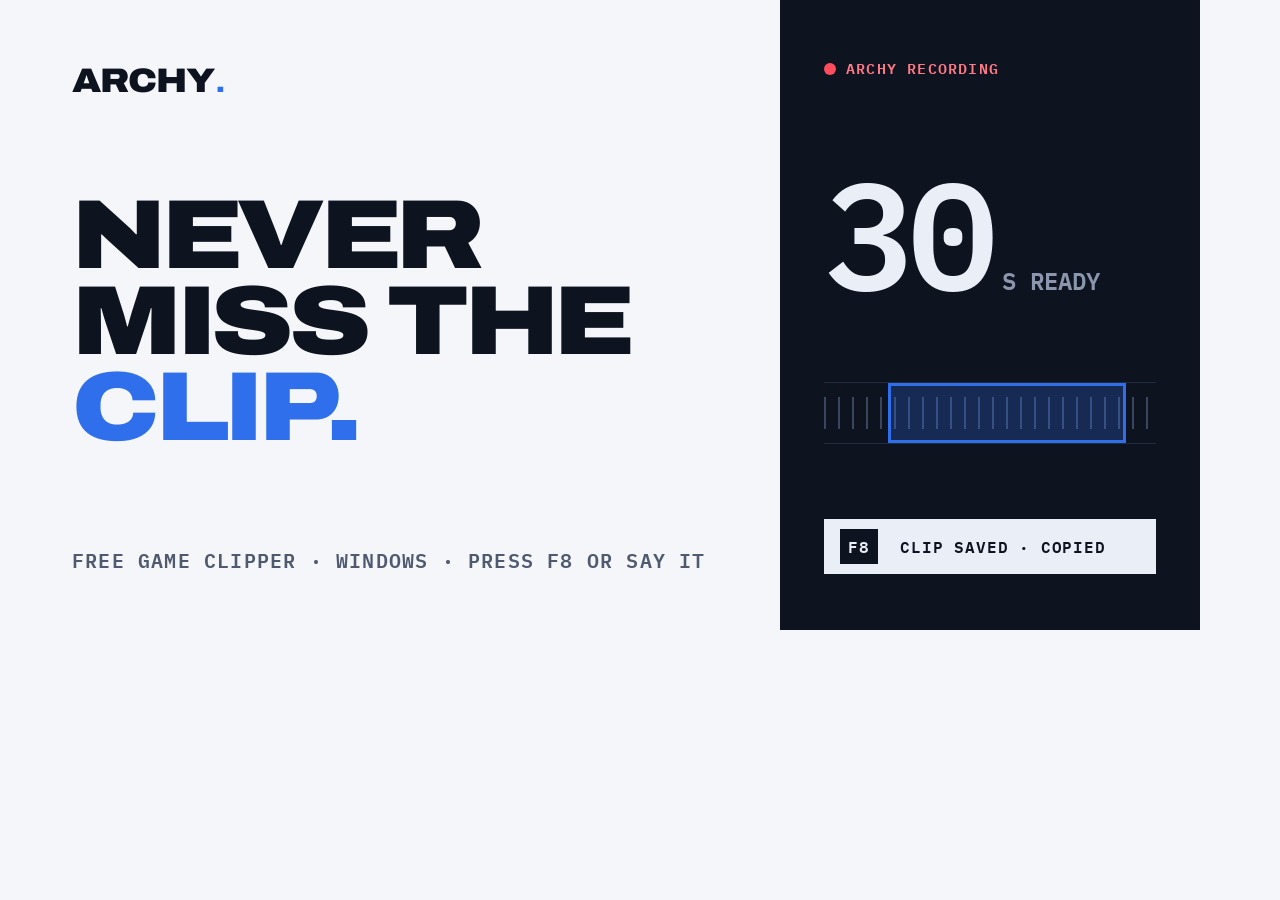
<file: design/og-card.html>
<!doctype html>
<html lang="en"><head><meta charset="utf-8"><title>OG card</title>
<style>
@font-face{font-family:Archivo;src:url(../fonts/archivo-latin-var.woff2) format("woff2");font-weight:100 900;font-stretch:62% 125%}
@font-face{font-family:Plex;src:url(../fonts/ibm-plex-mono-latin-600.woff2) format("woff2");font-weight:600}
html,body{margin:0;width:1200px;height:630px;overflow:hidden}
body{background:#F4F6F9;color:#0E1320;font-family:Archivo;display:grid;grid-template-columns:1fr 420px}
.l{padding:64px 0 56px 72px;display:flex;flex-direction:column;justify-content:space-between}
.w{font:900 34px/1 Archivo;font-stretch:112%;letter-spacing:-.03em}.w b{color:#2F6FEB}
h1{margin:0;font:900 98px/.88 Archivo;font-stretch:118%;letter-spacing:-.045em;text-transform:uppercase}h1 span{color:#2F6FEB}
p{margin:0;font:600 20px/1.4 Plex;letter-spacing:.06em;color:#4F5A70}
.r{background:#0E1320;color:#E9EEF7;padding:56px 44px;display:flex;flex-direction:column;justify-content:space-between}
.t{font:600 15px Plex;letter-spacing:.08em;color:#FF7A86;display:flex;gap:10px;align-items:center}.t i{width:12px;height:12px;border-radius:50%;background:#FF4D5E}
.f{font:600 150px/1 Plex;letter-spacing:-.04em}.f small{font-size:24px;color:#8B96AD;letter-spacing:0;margin-left:10px}
.b{height:60px;border-top:1px solid #222B3D;border-bottom:1px solid #222B3D;position:relative;background:repeating-linear-gradient(90deg,#3A4560 0 2px,transparent 2px 14px) 0 14px/100% 32px no-repeat}.b i{position:absolute;top:0;bottom:0;right:30px;width:70%;border:3px solid #2F6FEB;background:rgba(47,111,235,.25)}.c{background:#E9EEF7;color:#0E1320;font:600 16px Plex;letter-spacing:.05em;padding:14px 16px}.c b{background:#0E1320;color:#E9EEF7;padding:4px 8px;margin-right:12px}
</style></head><body>
<div class="l"><div class="w">ARCHY<b>.</b></div><h1>Never<br>miss the<br><span>clip.</span></h1><p>FREE GAME CLIPPER · WINDOWS · PRESS F8 OR SAY IT</p></div>
<div class="r"><div class="t"><i></i>ARCHY RECORDING</div><div class="f">30<small>S READY</small></div>
<div class="b"><i></i></div><div class="c"><b>F8</b> CLIP SAVED · COPIED</div></div>
</body></html>
</file>
